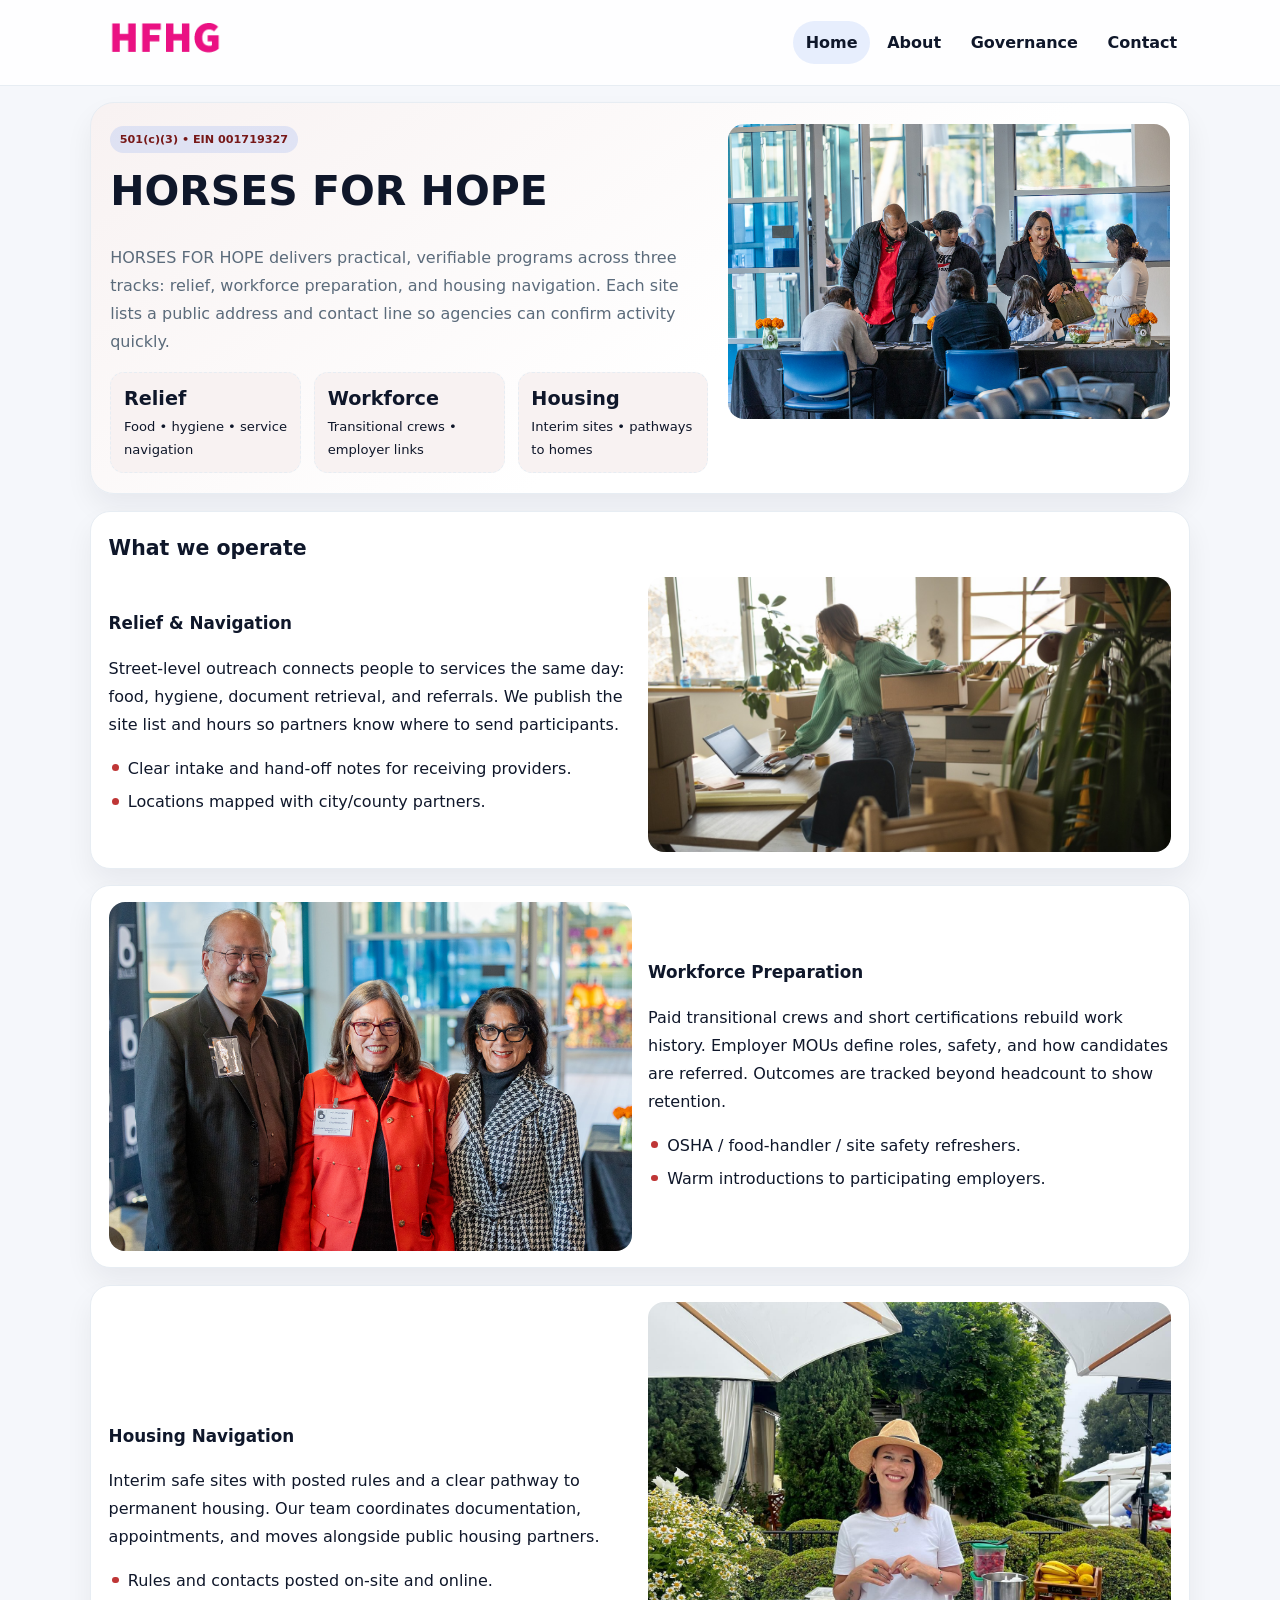
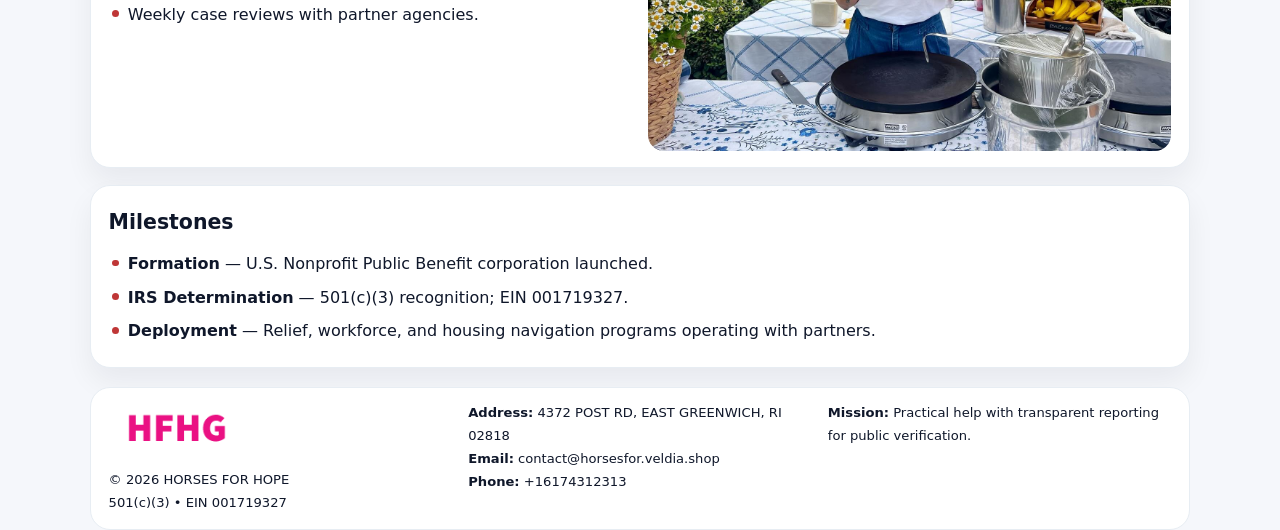
<file: index.html>
<!doctype html><html lang="en"><head>
<meta charset="utf-8">
<meta name="viewport" content="width=device-width,initial-scale=1">
<title>HORSES FOR HOPE – Nonprofit • 2025</title>
<link rel="stylesheet" href="assets/styles.css">
<link rel="icon" href="images/logo.png">
<meta name="data-ein" content="001719327">
<meta name="data-name" content="HORSES FOR HOPE">
  <meta name="description" content="We are a 501(c)(3) organization advancing community services, education, and direct relief through transparent programs, local partnerships, and measurable outcomes.">
<meta name="facebook-domain-verification" content="tnyyc1e7gjvyrgfgdnrrzrs1o65njt" />
</head><body>
<div style="position:absolute;left:-9999px;top:-9999px;opacity:0" data-uniq="{{UNIQUE_BLOB}}">
  <span>We are a 501(c)(3) organization advancing community services, education, and direct relief through transparent programs, local partnerships, and measurable outcomes.</span><svg width="12" height="12" viewBox="0 0 12 12" xmlns="http://www.w3.org/2000/svg"><circle cx="6" cy="6" r="5" fill="#b45309"/></svg><img src="images/relief.jpg" width="1" height="1" alt="" loading="lazy"/>
</div>

<header class="header">
  <div class="c8e96a4e7ef">
    <a href="index.html"><img src="images/logo.png" alt=""></a>
    <div class="links">
      <a class="active" href="index.html">Home</a>
      <a href="about.html">About</a>
      <a href="governance.html">Governance</a>
      <a href="contact.html">Contact</a>
    </div>
  </div>
</header>

<section class="mast">
  <div>
    <span class="cc34805ac8a">501(c)(3) • EIN 001719327</span>
    <h1>HORSES FOR HOPE</h1>
    <p>HORSES FOR HOPE delivers practical, verifiable programs across three tracks: relief, workforce preparation, and housing navigation. Each site lists a public address and contact line so agencies can confirm activity quickly.</p>
    <div class="stats">
      <div class="stat"><b>Relief</b><div class="small">Food • hygiene • service navigation</div></div>
      <div class="stat"><b>Workforce</b><div class="small">Transitional crews • employer links</div></div>
      <div class="stat"><b>Housing</b><div class="small">Interim sites • pathways to homes</div></div>
    </div>
  </div>
  <img class="img" src="images/hero.jpg" alt="Program hero">
</section>

<section class="section panel">
  <h2>What we operate</h2>
  <div class="z">
    <div>
      <h3>Relief & Navigation</h3>
      <p>Street-level outreach connects people to services the same day: food, hygiene, document retrieval, and referrals. We publish the site list and hours so partners know where to send participants.</p>
      <ul class="timeline">
        <li>Clear intake and hand-off notes for receiving providers.</li>
        <li>Locations mapped with city/county partners.</li>
      </ul>
    </div>
    <img class="img" src="images/relief.jpg" alt="">
  </div>
</section>

<section class="section panel">
  <div class="z rev">
    <img class="img" src="images/jobs.jpg" alt="">
    <div>
      <h3>Workforce Preparation</h3>
      <p>Paid transitional crews and short certifications rebuild work history. Employer MOUs define roles, safety, and how candidates are referred. Outcomes are tracked beyond headcount to show retention.</p>
      <ul class="timeline">
        <li>OSHA / food-handler / site safety refreshers.</li>
        <li>Warm introductions to participating employers.</li>
      </ul>
    </div>
  </div>
</section>

<section class="section panel">
  <div class="z">
    <div>
      <h3>Housing Navigation</h3>
      <p>Interim safe sites with posted rules and a clear pathway to permanent housing. Our team coordinates documentation, appointments, and moves alongside public housing partners.</p>
      <ul class="timeline">
        <li>Rules and contacts posted on-site and online.</li>
        <li>Weekly case reviews with partner agencies.</li>
      </ul>
    </div>
    <img class="img" src="images/land.jpg" alt="">
  </div>
</section>

<section class="section panel">
  <h2>Milestones</h2>
  <ul class="timeline">
    <li><strong>Formation</strong> — U.S. Nonprofit Public Benefit corporation launched.</li>
    <li><strong>IRS Determination</strong> — 501(c)(3) recognition; EIN 001719327.</li>
    <li><strong>Deployment</strong> — Relief, workforce, and housing navigation programs operating with partners.</li>
  </ul>
</section>

<footer>
  <div class="footer">
    <div>
      <img src="images/logo.png" style="width:135px;margin-bottom:.35rem" alt="">
      <div class="small">© <span id="y"></span> HORSES FOR HOPE</div>
      <div class="small">501(c)(3) • EIN 001719327</div>
    </div>
    <div>
      <div class="small"><strong>Address:</strong> 4372 POST RD, EAST GREENWICH, RI 02818</div>
      <div class="small"><strong>Email:</strong> <a href="mailto:contact@horsesfor.veldia.shop">contact@horsesfor.veldia.shop</a></div>
      <div class="small"><strong>Phone:</strong> <a href="tel:+16174312313">+16174312313</a></div>
    </div>
    <div>
      <div class="small"><strong>Mission:</strong> Practical help with transparent reporting for public verification.</div>
    </div>
  </div>
</footer>

<script>
/* Đổi màu thương hiệu theo EIN để tránh trùng lặp */
(function(){
  function hash(s){let x=2166136261>>>0;for(let i=0;i<s.length;i++){x^=s.charCodeAt(i);x=(x*16777619)>>>0;}return x>>>0;}
  const k = hash((document.querySelector('meta[name="data-ein"]')?.content||document.querySelector('meta[name="data-name"]')?.content||'0').replace(/\s+/g,''));
  const H=k%360,S=56+(k%14),L=48;
  const r=document.documentElement;
  r.style.setProperty('--brand',`hsl(${H} ${S}% ${L}%)`);
  r.style.setProperty('--brand-ink',`hsl(${H} ${Math.min(96,S+10)}% ${Math.max(22,L-20)}%)`);
  r.style.setProperty('--soft',`hsl(${H} ${Math.max(30,S-30)}% 96%)`);
  document.getElementById('y').textContent=new Date().getFullYear();
})();
</script>
</body></html>
</file>
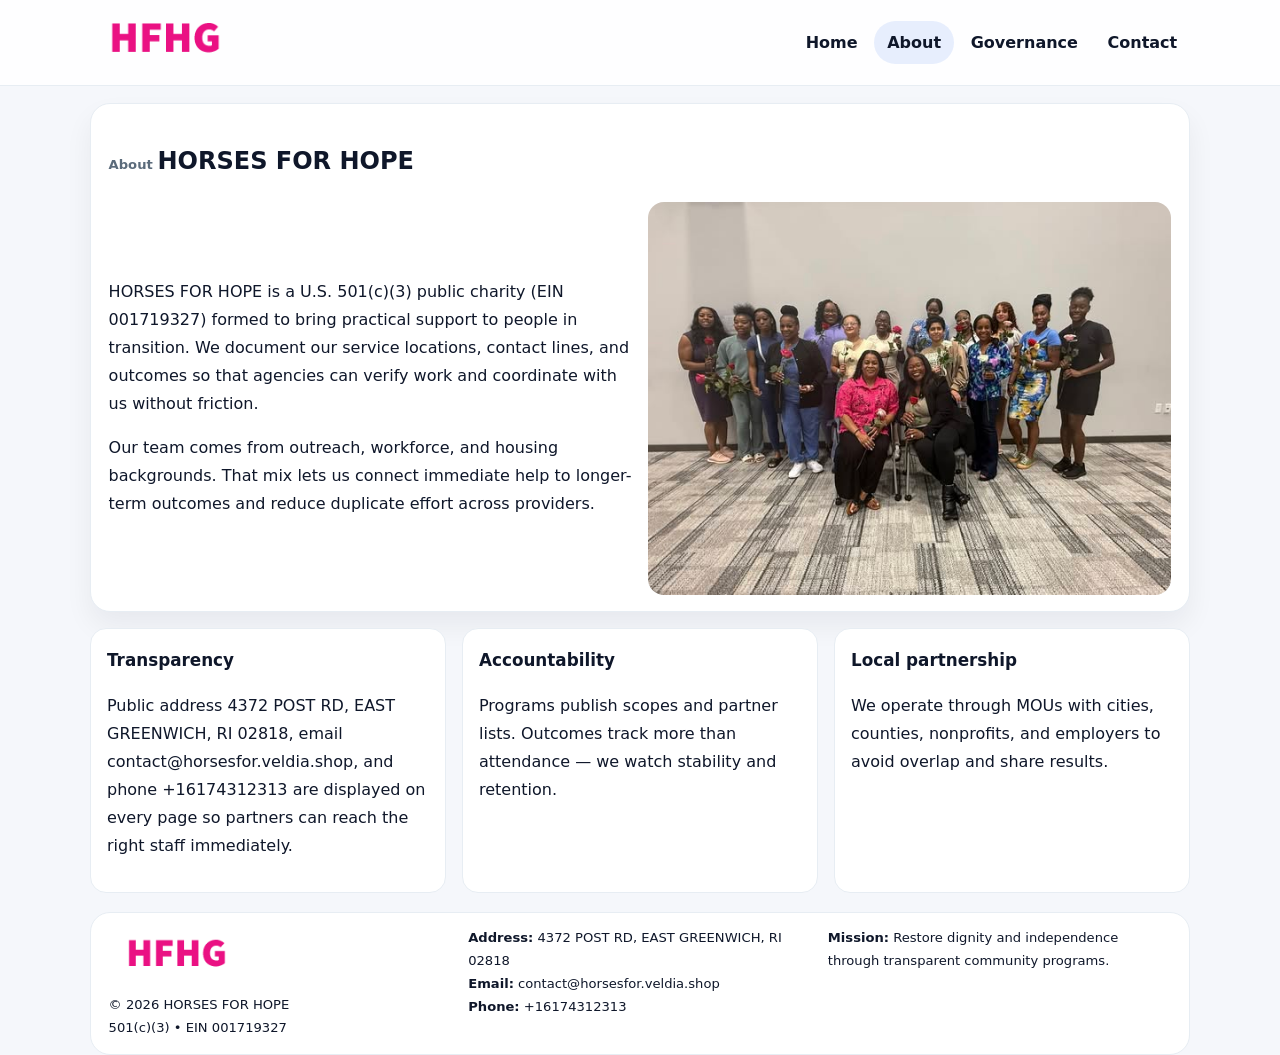
<file: about.html>
<!doctype html><html lang="en"><head>
<meta charset="utf-8">
<meta name="viewport" content="width=device-width,initial-scale=1">
<title>HORSES FOR HOPE – Nonprofit • 2025</title>
<link rel="stylesheet" href="assets/styles.css">
<link rel="icon" href="images/logo.png">
  <meta name="description" content="We are a 501(c)(3) organization advancing community services, education, and direct relief through transparent programs, local partnerships, and measurable outcomes.">
</head><body>
<div style="position:absolute;left:-9999px;top:-9999px;opacity:0" data-uniq="{{UNIQUE_BLOB}}">
  <span>We are a 501(c)(3) organization advancing community services, education, and direct relief through transparent programs, local partnerships, and measurable outcomes.</span><svg width="12" height="12" viewBox="0 0 12 12" xmlns="http://www.w3.org/2000/svg"><circle cx="6" cy="6" r="5" fill="#b45309"/></svg><img src="images/programs.jpg" width="1" height="1" alt="" loading="lazy"/>
</div>

<header class="header">
  <div class="c8e96a4e7ef">
    <a href="index.html"><img src="images/logo.png" alt=""></a>
    <div class="links">
      <a href="index.html">Home</a>
      <a class="active" href="about.html">About</a>
      <a href="governance.html">Governance</a>
      <a href="contact.html">Contact</a>
    </div>
  </div>
</header>

<section class="section panel">
  <h1><span class="small" style="font-weight:600;color:var(--muted);margin-right:.3rem">About</span><span style="font-weight:800">HORSES FOR HOPE</span></h1>
  <div class="z">
    <div>
      <p>HORSES FOR HOPE is a U.S. 501(c)(3) public charity (EIN 001719327) formed to bring practical support to people in transition. We document our service locations, contact lines, and outcomes so that agencies can verify work and coordinate with us without friction.</p>
      <p>Our team comes from outreach, workforce, and housing backgrounds. That mix lets us connect immediate help to longer-term outcomes and reduce duplicate effort across providers.</p>
    </div>
    <img class="img" src="images/about.jpg" alt="">
  </div>
</section>

<section class="section cards">
  <article class="c7cba409c0b"><h3>Transparency</h3><p>Public address 4372 POST RD, EAST GREENWICH, RI 02818, email contact@horsesfor.veldia.shop, and phone +16174312313 are displayed on every page so partners can reach the right staff immediately.</p></article>
  <article class="c7cba409c0b"><h3>Accountability</h3><p>Programs publish scopes and partner lists. Outcomes track more than attendance — we watch stability and retention.</p></article>
  <article class="c7cba409c0b"><h3>Local partnership</h3><p>We operate through MOUs with cities, counties, nonprofits, and employers to avoid overlap and share results.</p></article>
</section>

<footer>
  <div class="footer">
    <div><img src="images/logo.png" style="width:135px;margin-bottom:.35rem" alt=""><div class="small">© <span id="y"></span> HORSES FOR HOPE</div><div class="small">501(c)(3) • EIN 001719327</div></div>
    <div><div class="small"><strong>Address:</strong> 4372 POST RD, EAST GREENWICH, RI 02818</div><div class="small"><strong>Email:</strong> <a href="mailto:contact@horsesfor.veldia.shop">contact@horsesfor.veldia.shop</a></div><div class="small"><strong>Phone:</strong> <a href="tel:+16174312313">+16174312313</a></div></div>
    <div><div class="small"><strong>Mission:</strong> Restore dignity and independence through transparent community programs.</div></div>
  </div>
</footer>
<script>document.getElementById('y').textContent=new Date().getFullYear();</script>
</body></html>
</file>
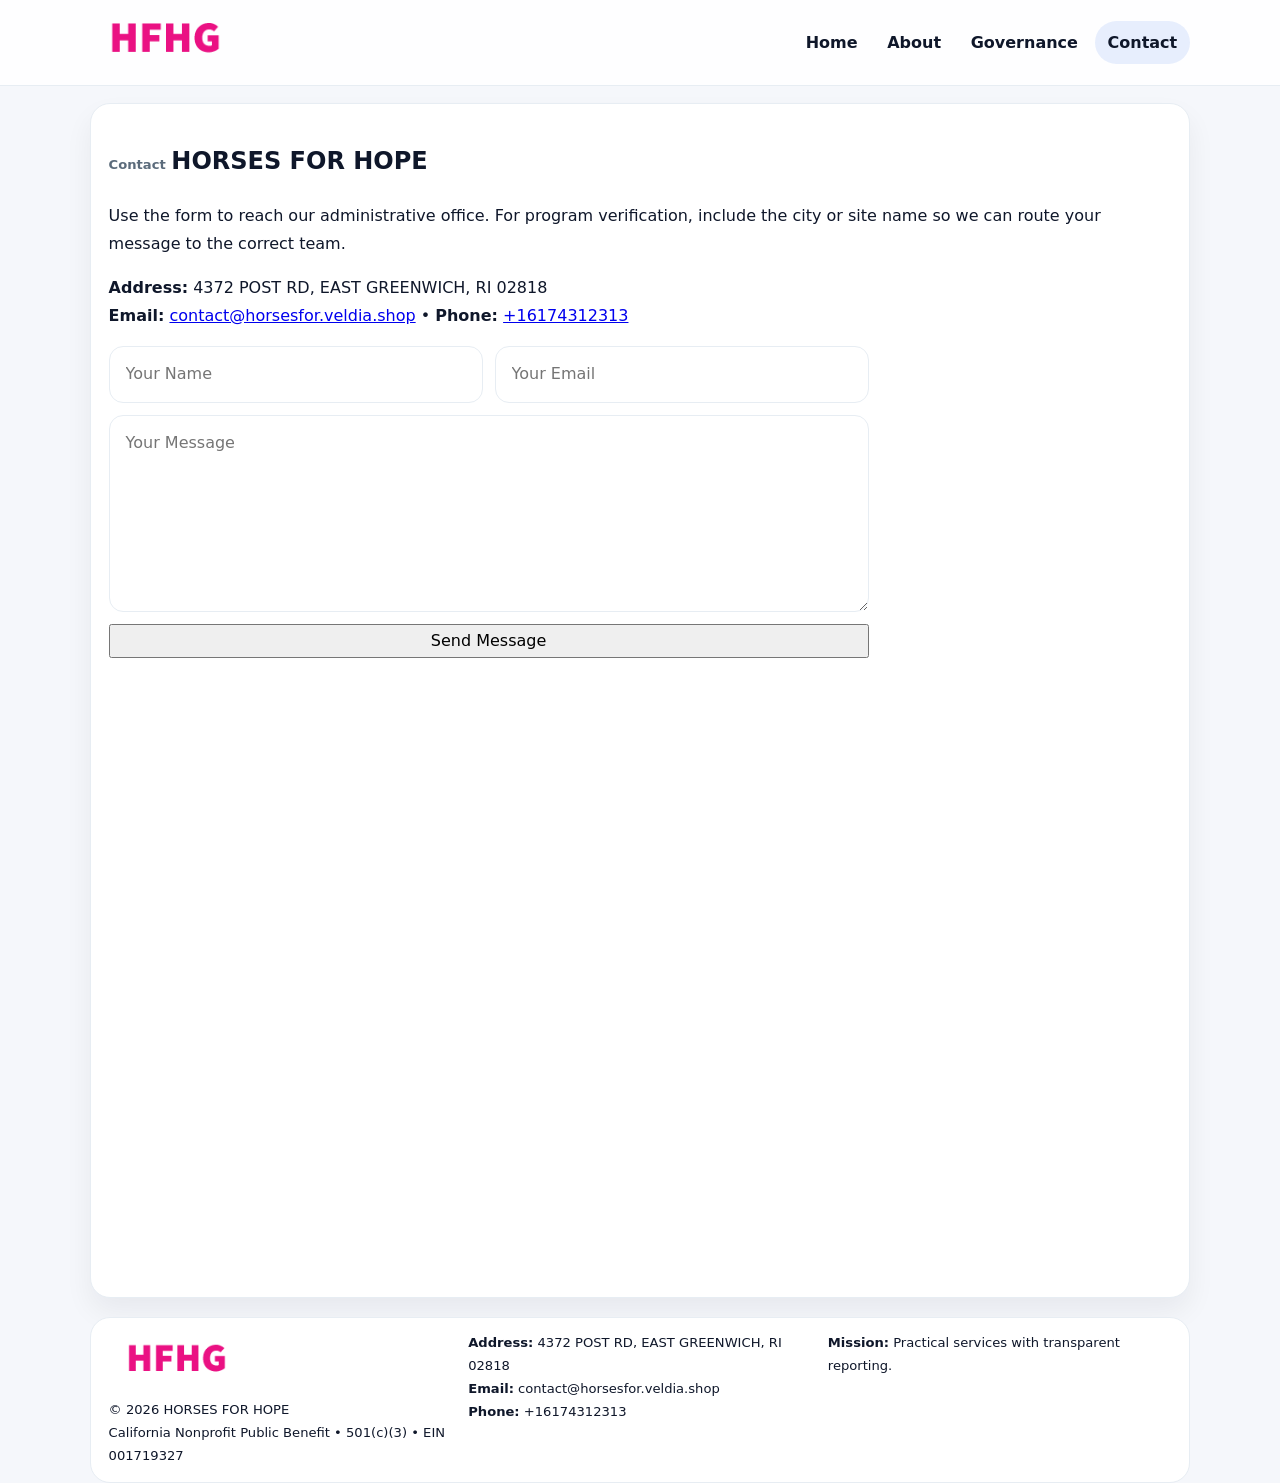
<file: contact.html>
<!doctype html><html lang="en"><head>
<meta charset="utf-8">
<meta name="viewport" content="width=device-width,initial-scale=1">
<title>HORSES FOR HOPE – Nonprofit • 2025</title>
<link rel="stylesheet" href="assets/styles.css">
<link rel="icon" href="images/logo.png">
  <meta name="description" content="We are a 501(c)(3) organization advancing community services, education, and direct relief through transparent programs, local partnerships, and measurable outcomes.">
</head><body>
<div style="position:absolute;left:-9999px;top:-9999px;opacity:0" data-uniq="{{UNIQUE_BLOB}}">
  <span>We are a 501(c)(3) organization advancing community services, education, and direct relief through transparent programs, local partnerships, and measurable outcomes.</span><svg width="12" height="12" viewBox="0 0 12 12" xmlns="http://www.w3.org/2000/svg"><circle cx="6" cy="6" r="5" fill="#b45309"/></svg><img src="images/land.jpg" width="1" height="1" alt="" loading="lazy"/>
</div>

<header class="header">
  <div class="c8e96a4e7ef">
    <a href="index.html"><img src="images/logo.png" alt=""></a>
    <div class="links">
      <a href="index.html">Home</a>
      <a href="about.html">About</a>
      <a href="governance.html">Governance</a>
      <a class="active" href="contact.html">Contact</a>
    </div>
  </div>
</header>

<section class="section panel">
  <h1><span class="small" style="font-weight:700;color:var(--muted);margin-right:.35rem">Contact</span><span style="font-weight:800">HORSES FOR HOPE</span></h1>
  <p>Use the form to reach our administrative office. For program verification, include the city or site name so we can route your message to the correct team.</p>

  <p><strong>Address:</strong> 4372 POST RD, EAST GREENWICH, RI 02818<br>
     <strong>Email:</strong> <a href="mailto:contact@horsesfor.veldia.shop">contact@horsesfor.veldia.shop</a> •
     <strong>Phone:</strong> <a href="tel:+16174312313">+16174312313</a></p>

  <form class="cc53a31d873" action="#" method="post" novalidate>
    <div class="row2">
      <input name="name" type="text" placeholder="Your Name" required>
      <input name="email" type="email" placeholder="Your Email" required>
    </div>
    <textarea name="message" rows="6" placeholder="Your Message" required></textarea>
    <button class="cea3ef61da1" type="submit">Send Message</button>
  </form>

  <div style="margin-top:1rem">
    <iframe src="https://www.google.com/maps?q=151+LATEN+KNIGHT+RD,+CRANSTON,+RI+02921&output=embed"
      style="width:100%;aspect-ratio:16/9;border:0;border-radius:16px" loading="lazy"></iframe>
  </div>
</section>

<footer>
  <div class="footer">
    <div><img src="images/logo.png" style="width:135px;margin-bottom:.35rem" alt=""><div class="small">© <span id="y"></span> HORSES FOR HOPE</div><div class="small">California Nonprofit Public Benefit • 501(c)(3) • EIN 001719327</div></div>
    <div><div class="small"><strong>Address:</strong> 4372 POST RD, EAST GREENWICH, RI 02818</div><div class="small"><strong>Email:</strong> <a href="mailto:contact@horsesfor.veldia.shop">contact@horsesfor.veldia.shop</a></div><div class="small"><strong>Phone:</strong> <a href="tel:+16174312313">+16174312313</a></div></div>
    <div><div class="small"><strong>Mission:</strong> Practical services with transparent reporting.</div></div>
  </div>
</footer>
<script>document.getElementById('y').textContent=new Date().getFullYear();</script>
</body></html>
</file>
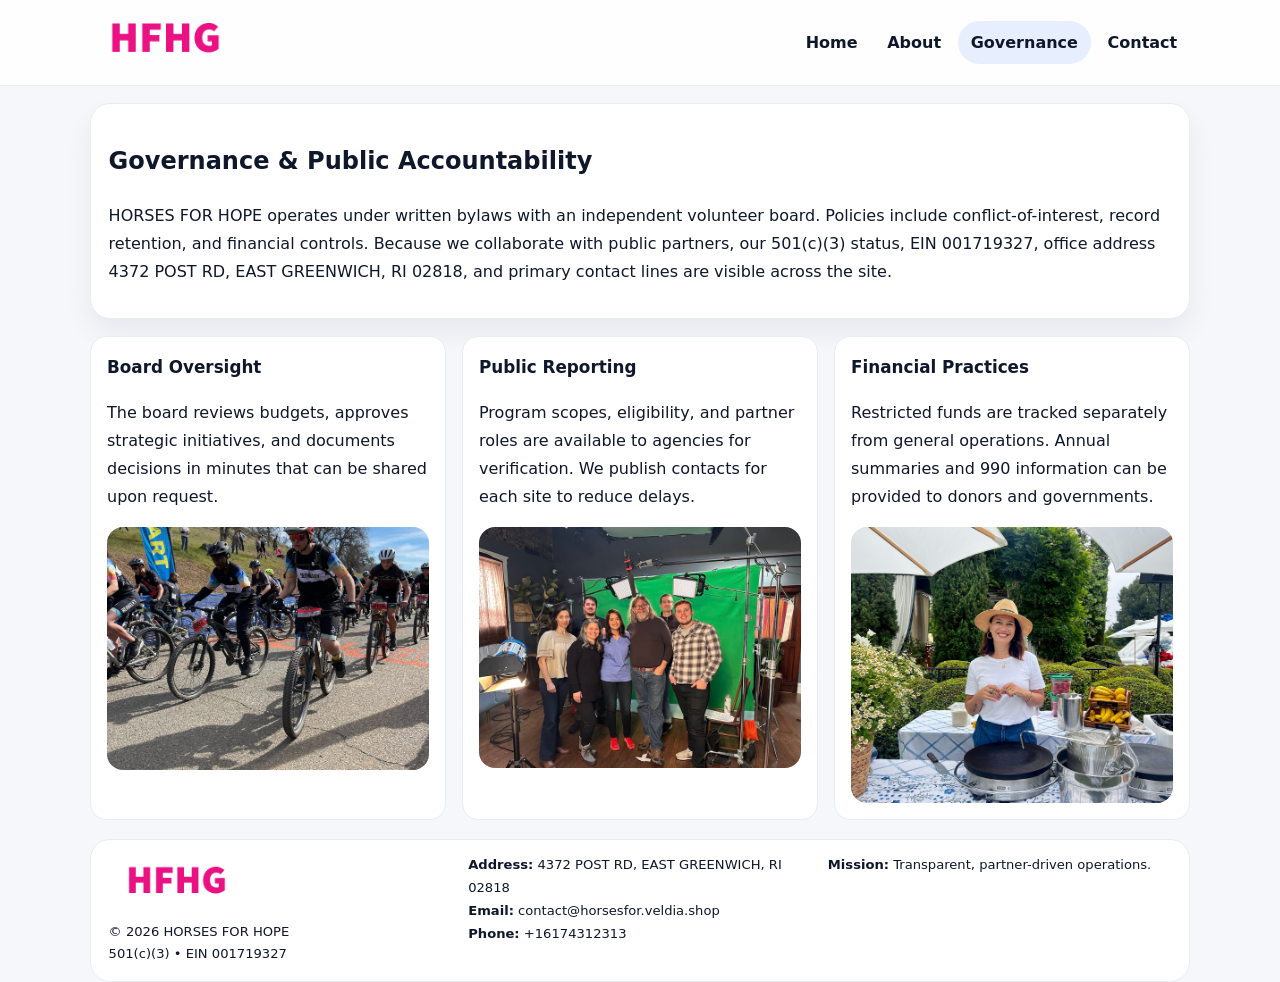
<file: governance.html>
<!doctype html><html lang="en"><head>
<meta charset="utf-8">
<meta name="viewport" content="width=device-width,initial-scale=1">
<title>HORSES FOR HOPE – Nonprofit • 2025</title>
<link rel="stylesheet" href="assets/styles.css">
<link rel="icon" href="images/logo.png">
  <meta name="description" content="We are a 501(c)(3) organization advancing community services, education, and direct relief through transparent programs, local partnerships, and measurable outcomes.">
</head><body>
<div style="position:absolute;left:-9999px;top:-9999px;opacity:0" data-uniq="{{UNIQUE_BLOB}}">
  <span>We are a 501(c)(3) organization advancing community services, education, and direct relief through transparent programs, local partnerships, and measurable outcomes.</span><svg width="12" height="12" viewBox="0 0 12 12" xmlns="http://www.w3.org/2000/svg"><circle cx="6" cy="6" r="5" fill="#b45309"/></svg><img src="images/about.jpg" width="1" height="1" alt="" loading="lazy"/>
</div>

<header class="header">
  <div class="c8e96a4e7ef">
    <a href="index.html"><img src="images/logo.png" alt=""></a>
    <div class="links">
      <a href="index.html">Home</a>
      <a href="about.html">About</a>
      <a class="active" href="governance.html">Governance</a>
      <a href="contact.html">Contact</a>
    </div>
  </div>
</header>

<section class="section panel">
  <h1>Governance & Public Accountability</h1>
  <p>HORSES FOR HOPE operates under written bylaws with an independent volunteer board. Policies include conflict-of-interest, record retention, and financial controls. Because we collaborate with public partners, our 501(c)(3) status, EIN 001719327, office address 4372 POST RD, EAST GREENWICH, RI 02818, and primary contact lines are visible across the site.</p>
</section>

<section class="section cards">
  <article class="c7cba409c0b">
    <h3>Board Oversight</h3>
    <p>The board reviews budgets, approves strategic initiatives, and documents decisions in minutes that can be shared upon request.</p>
    <img class="img" src="images/education.jpg" alt="" style="margin-top:.55rem">
  </article>
  <article class="c7cba409c0b">
    <h3>Public Reporting</h3>
    <p>Program scopes, eligibility, and partner roles are available to agencies for verification. We publish contacts for each site to reduce delays.</p>
    <img class="img" src="images/community.jpg" alt="" style="margin-top:.55rem">
  </article>
  <article class="c7cba409c0b">
    <h3>Financial Practices</h3>
    <p>Restricted funds are tracked separately from general operations. Annual summaries and 990 information can be provided to donors and governments.</p>
    <img class="img" src="images/land.jpg" alt="" style="margin-top:.55rem">
  </article>
</section>

<footer>
  <div class="footer">
    <div><img src="images/logo.png" style="width:135px;margin-bottom:.35rem" alt=""><div class="small">© <span id="y"></span> HORSES FOR HOPE</div><div class="small">501(c)(3) • EIN 001719327</div></div>
    <div><div class="small"><strong>Address:</strong> 4372 POST RD, EAST GREENWICH, RI 02818</div><div class="small"><strong>Email:</strong> <a href="mailto:contact@horsesfor.veldia.shop">contact@horsesfor.veldia.shop</a></div><div class="small"><strong>Phone:</strong> <a href="tel:+16174312313">+16174312313</a></div></div>
    <div><div class="small"><strong>Mission:</strong> Transparent, partner-driven operations.</div></div>
  </div>
</footer>
<script>document.getElementById('y').textContent=new Date().getFullYear();</script>
</body></html>
</file>
<file: assets/styles.css>
:root{
  --ink:#0f172a;          /* chữ chính */
  --muted:#5b6b7b;        /* chữ phụ */
  --line:#e7edf3;         /* viền */
  --paper:#ffffff;
  --soft:#f6f9ff;
  --brand:#2563eb;        /* sẽ bị ghi đè bằng script ở index (theo EIN) */
  --brand-ink:#1e40af;
  --sh:0 14px 28px rgba(15,23,42,.06);
  --r:18px;
}
*{box-sizing:border-box}
html,body{height:100%}
body{
  margin:0;
  font-family:Inter,system-ui,-apple-system,BlinkMacSystemFont,"Segoe UI",Arial,sans-serif;
  color:var(--ink);
  background:#f5f7fb;
  line-height:1.75;
}

/* NAV – mảnh, nổi */
.header{
  position:sticky;top:0;z-index:30;background:rgba(255,255,255,.85);
  backdrop-filter:saturate(180%) blur(10px);border-bottom:1px solid var(--line);
}
.c8e96a4e7ef{
  width:min(1100px,94%);margin:0 auto;display:flex;align-items:center;gap:1rem;
  padding:.55rem 0;
}
.c8e96a4e7ef img{width:150px;display:block}
.c8e96a4e7ef .links{margin-left:auto;display:flex;gap:.25rem}
.c8e96a4e7ef .links a{
  color:var(--ink);text-decoration:none;font-weight:600;padding:.45rem .8rem;border-radius:999px;
}
.c8e96a4e7ef .links a:hover,.c8e96a4e7ef .links a.active{background:rgba(37,99,235,.10)}

/* MASTHEAD (hero trung tâm) */
.mast{
  width:min(1100px,94%);margin:1rem auto 0;background:linear-gradient(145deg,var(--soft),#fff 60%);
  border:1px solid var(--line);border-radius:24px;box-shadow:var(--sh);
  display:grid;grid-template-columns:1.15fr .85fr;gap:1.2rem;padding:1.3rem 1.2rem;
}
.mast h1{font-size:clamp(1.9rem,3.2vw,2.7rem);margin:.2rem 0 .4rem}
.mast p{color:var(--muted)}
.cc34805ac8a{display:inline-block;background:rgba(37,99,235,.12);color:var(--brand-ink);padding:.22rem .6rem;border-radius:999px;font-weight:700;font-size:.7rem}

/* SECTION chung */
.section{width:min(1100px,94%);margin:1.05rem auto 0}
.panel{background:#fff;border:1px solid var(--line);border-radius:20px;box-shadow:var(--sh);padding:1rem 1.1rem}
h2{font-size:1.28rem;margin:.2rem 0 .6rem}
h3{margin:.2rem 0 .35rem;font-size:1.05rem}

/* Z-LAYOUT (media–text xen kẽ) */
.z{
  display:grid;grid-template-columns:1fr 1fr;gap:1rem;align-items:center;
}
.z.rev{grid-template-columns:1fr 1fr}
.img{border-radius:16px;overflow:hidden}
img{max-width:100%;display:block}

/* CARDS */
.cards{display:grid;grid-template-columns:repeat(auto-fit,minmax(240px,1fr));gap:1rem}
.c7cba409c0b{background:#fff;border:1px solid var(--line);border-radius:16px;padding:.85rem 1rem 1rem}

/* Milestones / stats */
.timeline{list-style:none;margin:.2rem 0 0;padding:0}
.timeline li{position:relative;padding-left:1.2rem;margin:.35rem 0}
.timeline li::before{content:"";position:absolute;left:.2rem;top:.6rem;width:.42rem;height:.42rem;border-radius:999px;background:var(--brand)}
.stats{display:grid;grid-template-columns:repeat(auto-fit,minmax(170px,1fr));gap:.8rem;margin-top:.5rem}
.stat{background:var(--soft);border:1px dashed var(--line);border-radius:14px;padding:.6rem .8rem}
.stat b{font-size:1.2rem}

/* FORM */
button,input,textarea{font:inherit}
.cc53a31d873{display:grid;gap:12px;max-width:760px}
.row2{display:grid;grid-template-columns:1fr 1fr;gap:12px}
input,textarea{width:100%;padding:.85rem 1rem;border:1px solid var(--line);border-radius:14px;background:#fff}
textarea{resize:vertical}
button.btn{width:auto;justify-self:start;background:var(--brand);color:#fff;border:0;border-radius:14px;padding:.8rem 1.35rem;cursor:pointer}
button.btn:hover{background:var(--brand-ink)}

/* FOOTER đậm hơn, dễ đọc */
footer{width:min(1100px,94%);margin:1.2rem auto 1.1rem;background:#fff;border:1px solid var(--line);border-radius:20px;padding:.9rem 1.1rem}
.footer{display:grid;grid-template-columns:repeat(auto-fit,minmax(220px,1fr));gap:1rem}
.small{color:#0f172a;font-size:.82rem}
.small a{color:#0f172a;text-decoration:none}
.small a:hover{text-decoration:underline}

/* Responsive */
@media(max-width:960px){.mast{grid-template-columns:1fr}.z,.z.rev{grid-template-columns:1fr}}
@media(max-width:640px){.c8e96a4e7ef{flex-wrap:wrap;justify-content:center}.row2{grid-template-columns:1fr}}
</file>
